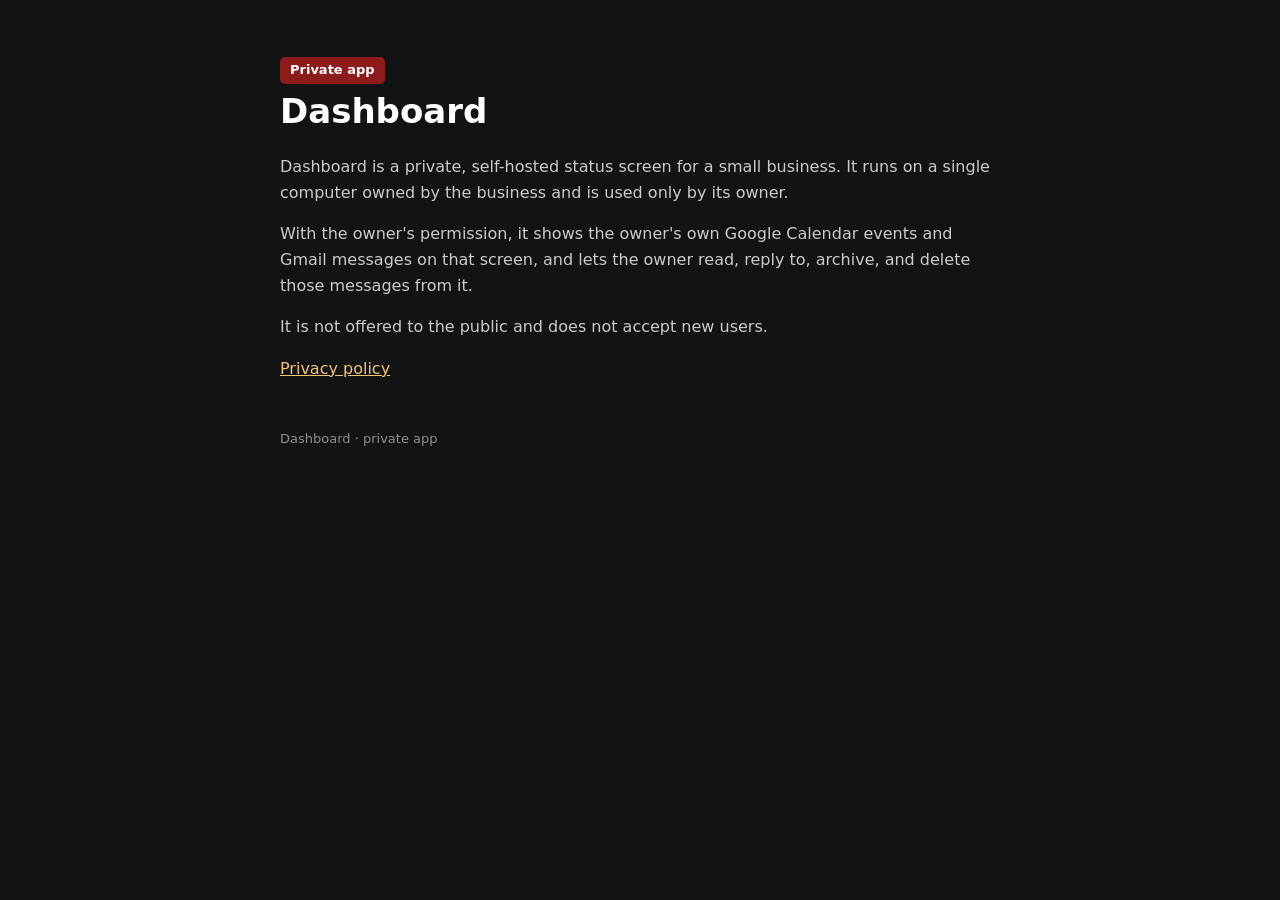
<file: index.html>
<!doctype html>
<html lang="en"><head><meta charset="utf-8"><meta name="viewport" content="width=device-width, initial-scale=1">
<title>Dashboard</title><link rel="stylesheet" href="style.css"></head>
<body><main>
<span class="tag">Private app</span>
<h1>Dashboard</h1>
<p>Dashboard is a private, self-hosted status screen for a small business. It runs on a single computer owned by the business and is used only by its owner.</p>
<p>With the owner's permission, it shows the owner's own Google Calendar events and Gmail messages on that screen, and lets the owner read, reply to, archive, and delete those messages from it.</p>
<p>It is not offered to the public and does not accept new users.</p>
<p><a href="privacy.html">Privacy policy</a></p>
<footer>Dashboard · private app</footer>
</main></body></html>
</file>
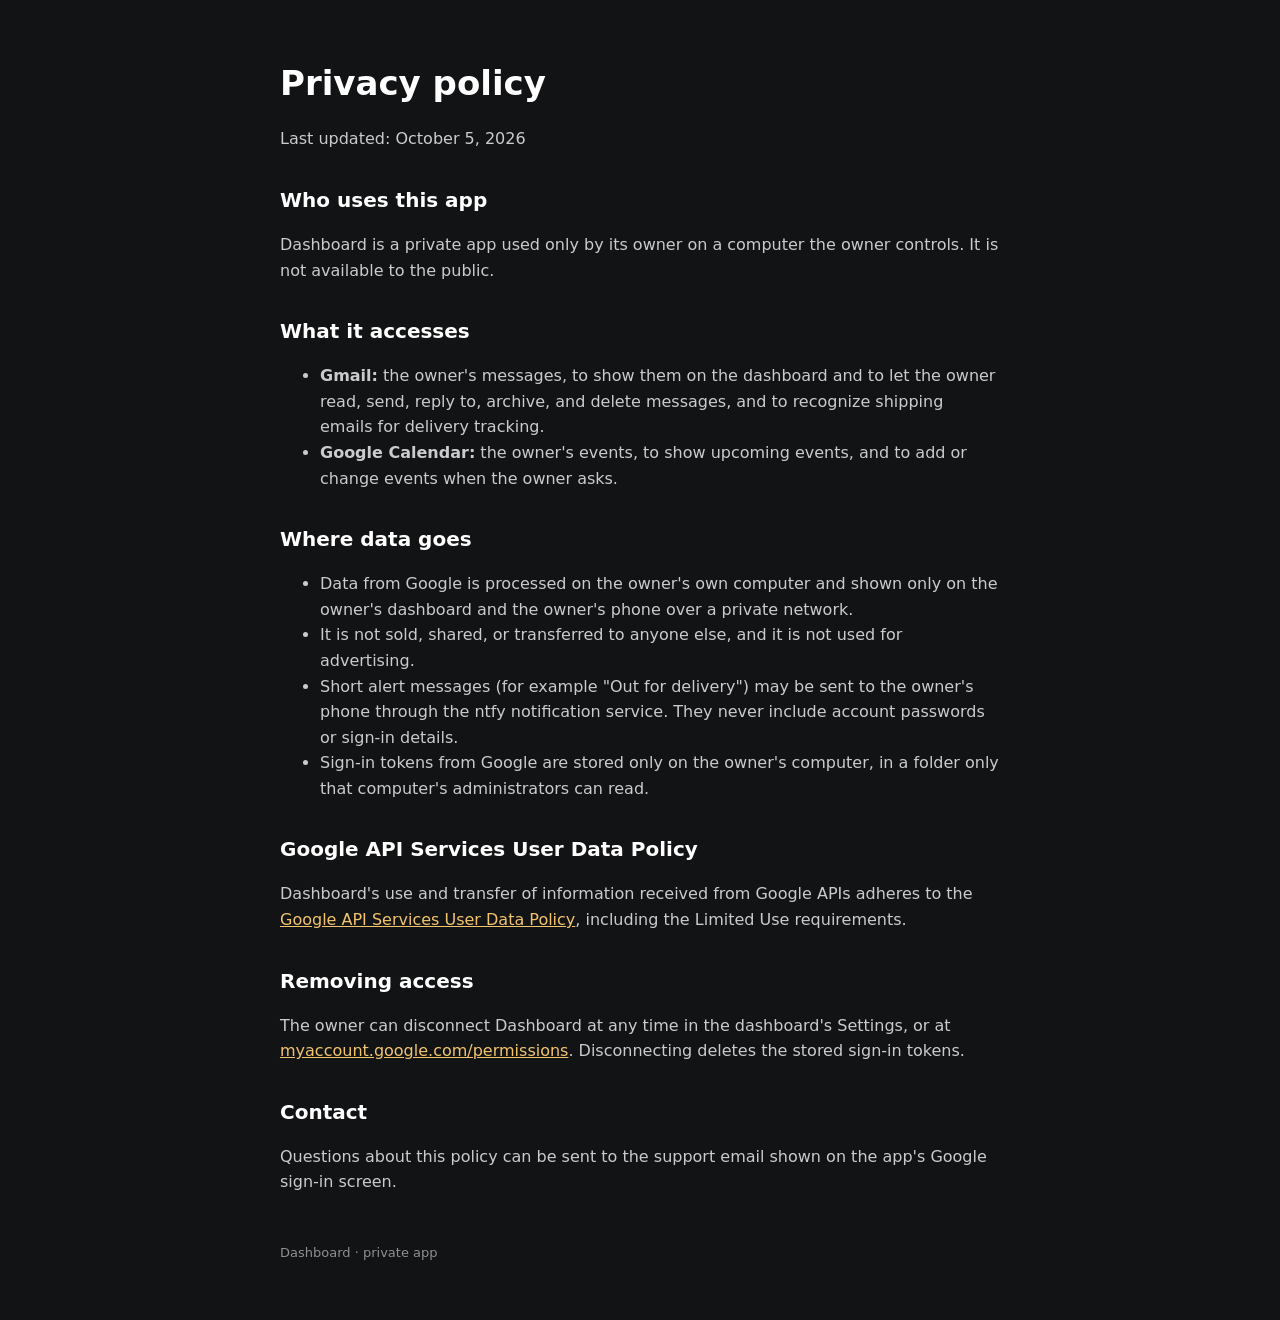
<file: privacy.html>
<!doctype html>
<html lang="en"><head><meta charset="utf-8"><meta name="viewport" content="width=device-width, initial-scale=1">
<title>Dashboard · Privacy policy</title><link rel="stylesheet" href="style.css"></head>
<body><main>
<h1>Privacy policy</h1>
<p>Last updated: October 5, 2026</p>

<h2>Who uses this app</h2>
<p>Dashboard is a private app used only by its owner on a computer the owner controls. It is not available to the public.</p>

<h2>What it accesses</h2>
<ul>
<li><b>Gmail:</b> the owner's messages, to show them on the dashboard and to let the owner read, send, reply to, archive, and delete messages, and to recognize shipping emails for delivery tracking.</li>
<li><b>Google Calendar:</b> the owner's events, to show upcoming events, and to add or change events when the owner asks.</li>
</ul>

<h2>Where data goes</h2>
<ul>
<li>Data from Google is processed on the owner's own computer and shown only on the owner's dashboard and the owner's phone over a private network.</li>
<li>It is not sold, shared, or transferred to anyone else, and it is not used for advertising.</li>
<li>Short alert messages (for example "Out for delivery") may be sent to the owner's phone through the ntfy notification service. They never include account passwords or sign-in details.</li>
<li>Sign-in tokens from Google are stored only on the owner's computer, in a folder only that computer's administrators can read.</li>
</ul>

<h2>Google API Services User Data Policy</h2>
<p>Dashboard's use and transfer of information received from Google APIs adheres to the <a href="https://developers.google.com/terms/api-services-user-data-policy">Google API Services User Data Policy</a>, including the Limited Use requirements.</p>

<h2>Removing access</h2>
<p>The owner can disconnect Dashboard at any time in the dashboard's Settings, or at <a href="https://myaccount.google.com/permissions">myaccount.google.com/permissions</a>. Disconnecting deletes the stored sign-in tokens.</p>

<h2>Contact</h2>
<p>Questions about this policy can be sent to the support email shown on the app's Google sign-in screen.</p>
<footer>Dashboard · private app</footer>
</main></body></html>
</file>
<file: style.css>
body{margin:0;background:#121314;color:#E6E6E3;font-family:system-ui,-apple-system,"Segoe UI",sans-serif;line-height:1.6}
main{max-width:720px;margin:0 auto;padding:56px 24px}
h1{font-size:34px;margin:0 0 8px;color:#fff} h2{font-size:20px;margin:32px 0 8px;color:#fff}
.tag{display:inline-block;padding:3px 10px;border-radius:5px;background:#8E1B1B;color:#fff;font-size:13px;font-weight:600}
a{color:#F2C46E} p,li{color:#C9CCCE} footer{margin-top:48px;font-size:13px;color:#8D9194}
</file>
